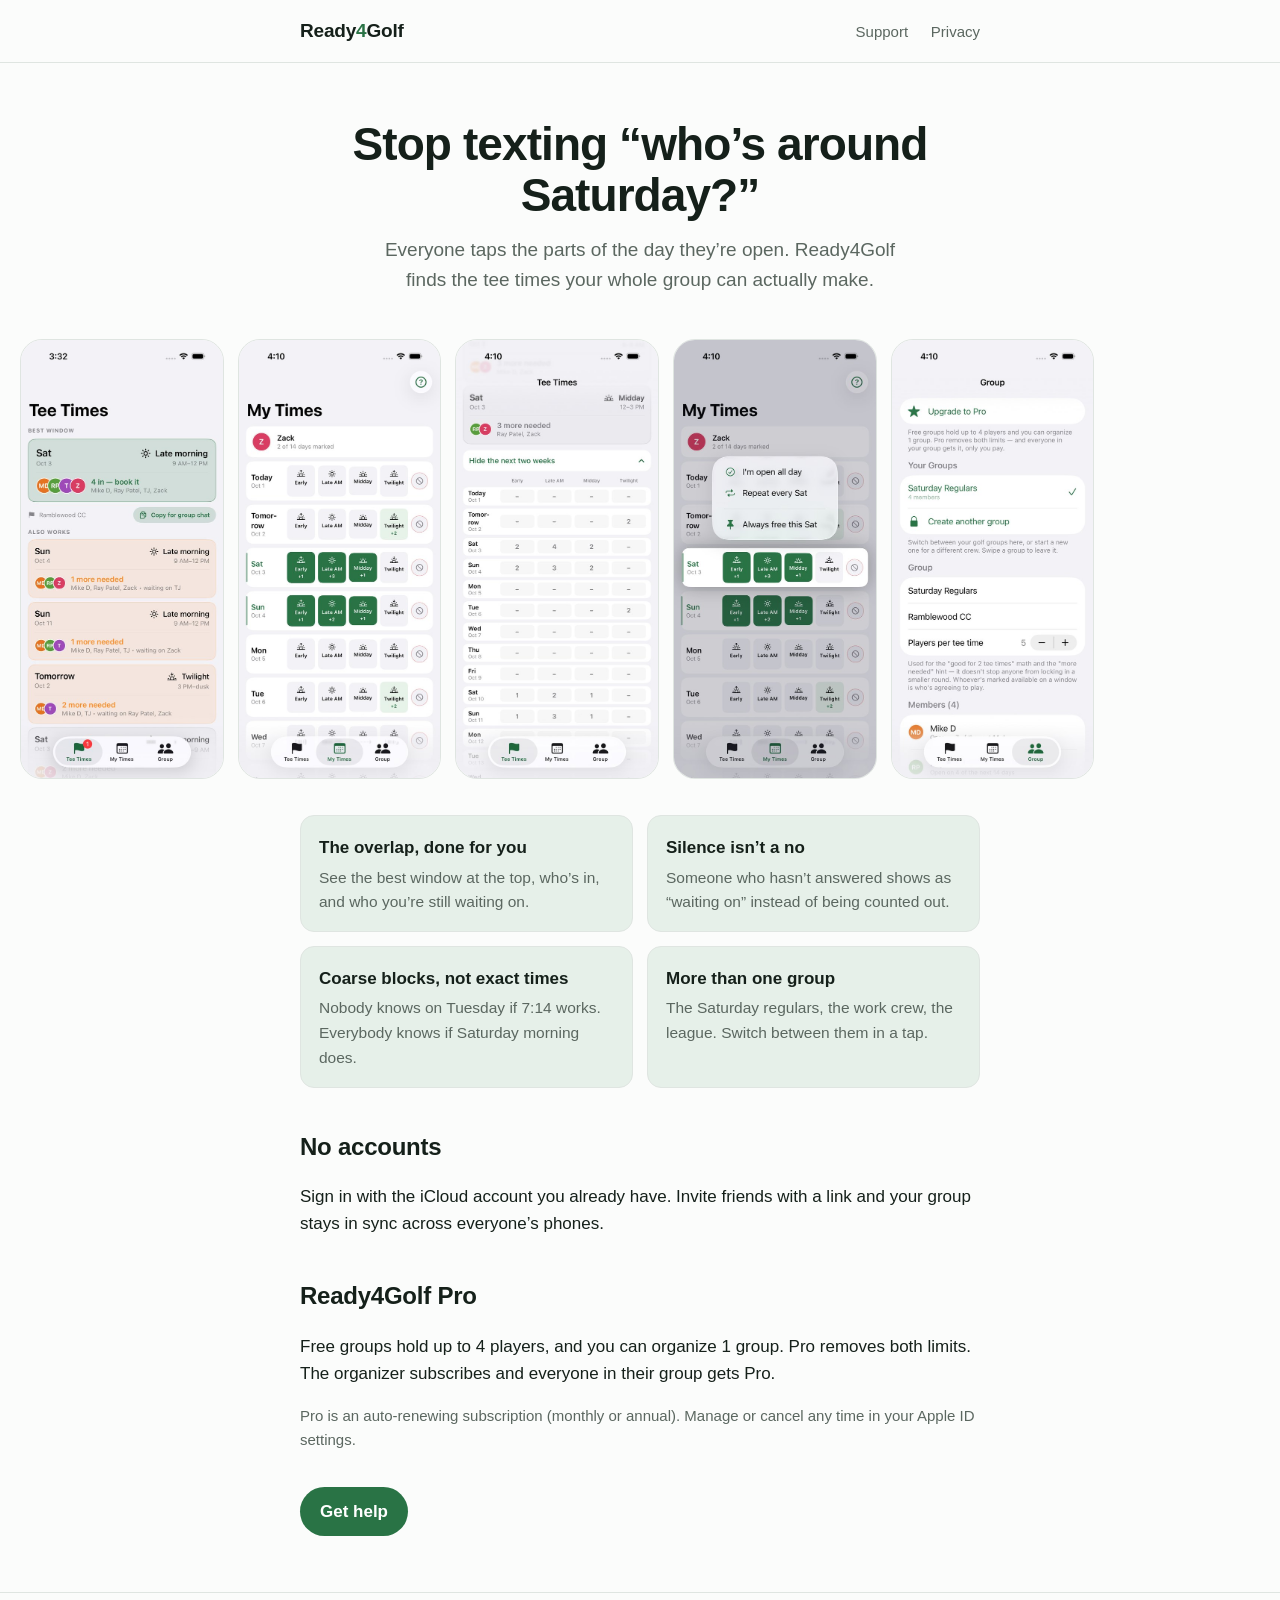
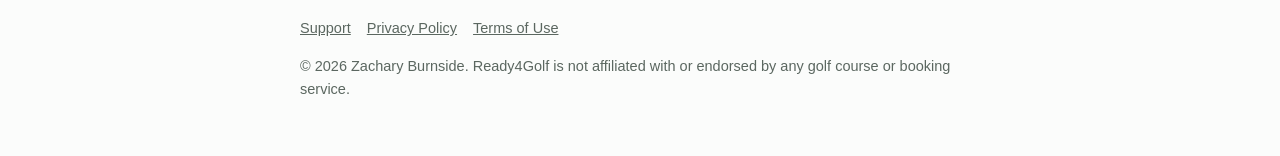
<file: index.html>
<!doctype html>
<html lang="en">
<head>
<meta charset="utf-8">
<meta name="viewport" content="width=device-width, initial-scale=1">
<title>Ready4Golf – find the tee time your whole group can make</title>
<meta name="description" content="Stop texting “who’s around Saturday?” Everyone taps their open times and Ready4Golf shows when enough of your group can play.">
<link rel="stylesheet" href="style.css">
</head>
<body>
<header class="site">
  <div class="wrap">
    <a class="brand" href="index.html">Ready<span>4</span>Golf</a>
    <nav>
      <a href="support.html">Support</a>
      <a href="privacy.html">Privacy</a>
    </nav>
  </div>
</header>

<main>
  <section class="hero wrap">
    <h1>Stop texting “who’s around Saturday?”</h1>
    <p class="lead">Everyone taps the parts of the day they’re open. Ready4Golf finds the tee times your whole group can actually make.</p>
  </section>

  <div class="shots" aria-label="App screenshots">
    <img src="img/screenshot_01.jpg" alt="Tee Times screen showing the best window for the group">
    <img src="img/screenshot_02.jpg" alt="My Times screen with open blocks for each day">
    <img src="img/screenshot_03.jpg" alt="Two-week grid of how many players are free">
    <img src="img/screenshot_04.jpg" alt="Long-press menu to open all day or repeat weekly">
    <img src="img/screenshot_05.jpg" alt="Group screen with members and settings">
  </div>

  <div class="wrap">
    <div class="cards">
      <div class="card"><h3>The overlap, done for you</h3><p>See the best window at the top, who’s in, and who you’re still waiting on.</p></div>
      <div class="card"><h3>Silence isn’t a no</h3><p>Someone who hasn’t answered shows as “waiting on” instead of being counted out.</p></div>
      <div class="card"><h3>Coarse blocks, not exact times</h3><p>Nobody knows on Tuesday if 7:14 works. Everybody knows if Saturday morning does.</p></div>
      <div class="card"><h3>More than one group</h3><p>The Saturday regulars, the work crew, the league. Switch between them in a tap.</p></div>
    </div>

    <h2>No accounts</h2>
    <p>Sign in with the iCloud account you already have. Invite friends with a link and your group stays in sync across everyone’s phones.</p>

    <h2>Ready4Golf Pro</h2>
    <p>Free groups hold up to 4 players, and you can organize 1 group. Pro removes both limits. The organizer subscribes and everyone in their group gets Pro.</p>
    <p class="small">Pro is an auto-renewing subscription (monthly or annual). Manage or cancel any time in your Apple ID settings.</p>

    <p><a class="pill" href="support.html">Get help</a></p>
  </div>
</main>

<footer class="site">
  <div class="wrap">
    <a href="support.html">Support</a><a href="privacy.html">Privacy Policy</a><a href="https://www.apple.com/legal/internet-services/itunes/dev/stdeula/">Terms of Use</a>
    <p>© 2026 Zachary Burnside. Ready4Golf is not affiliated with or endorsed by any golf course or booking service.</p>
  </div>
</footer>
</body>
</html>
</file>
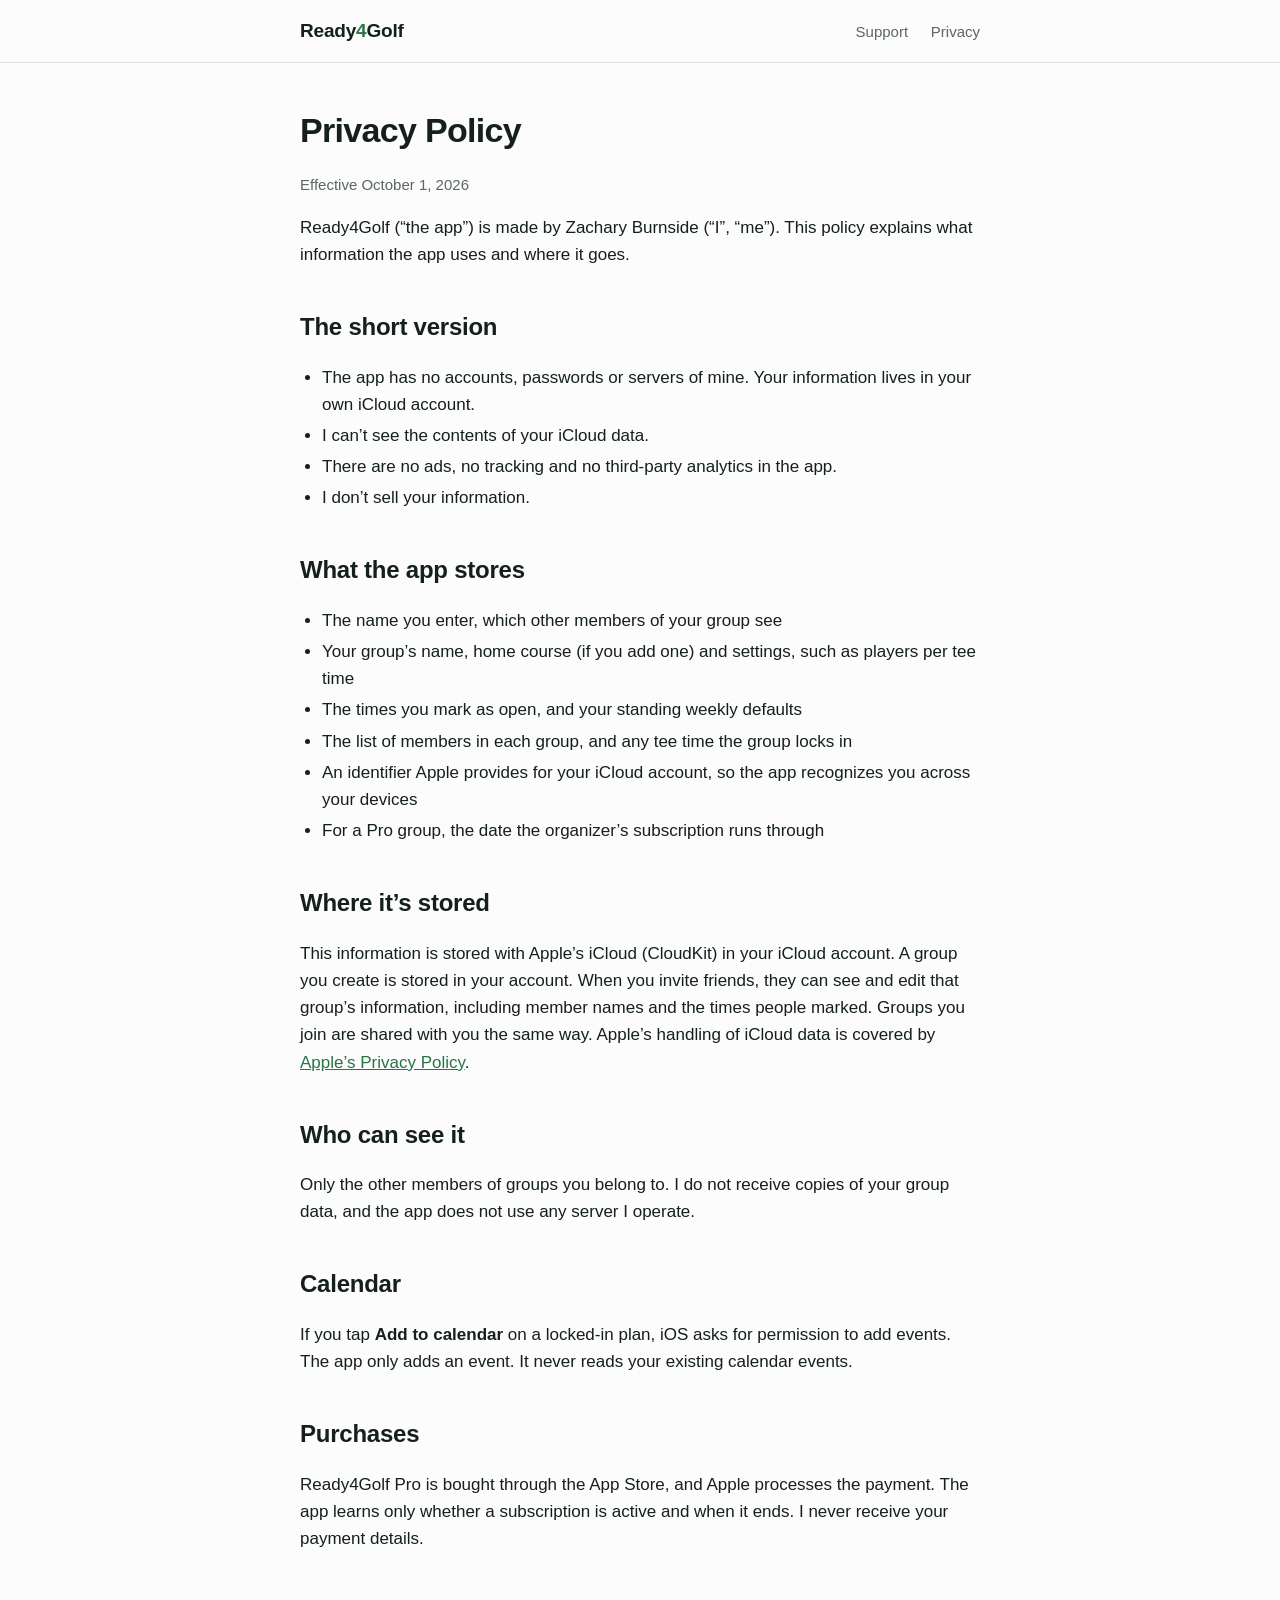
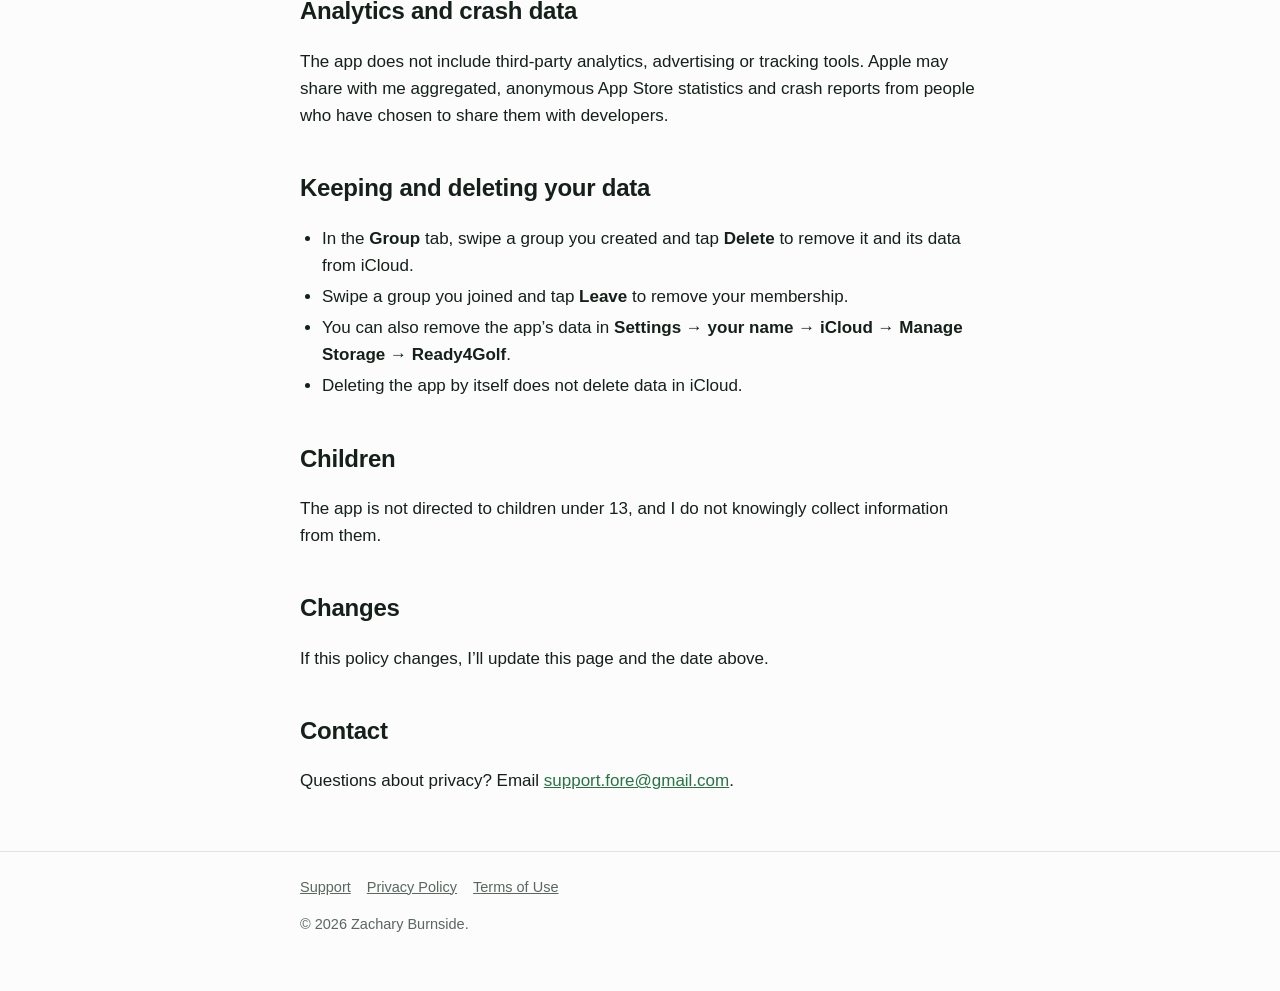
<file: privacy.html>
<!doctype html>
<html lang="en">
<head>
<meta charset="utf-8">
<meta name="viewport" content="width=device-width, initial-scale=1">
<title>Ready4Golf Privacy Policy</title>
<meta name="description" content="How Ready4Golf handles your information.">
<link rel="stylesheet" href="style.css">
</head>
<body>
<header class="site">
  <div class="wrap">
    <a class="brand" href="index.html">Ready<span>4</span>Golf</a>
    <nav>
      <a href="support.html">Support</a>
      <a href="privacy.html">Privacy</a>
    </nav>
  </div>
</header>

<main class="wrap">
  <h1 style="font-size:34px;letter-spacing:-0.02em;margin:40px 0 6px;">Privacy Policy</h1>
  <p class="muted">Effective October 1, 2026</p>

  <p>Ready4Golf (“the app”) is made by Zachary Burnside (“I”, “me”). This policy explains what information the app uses and where it goes.</p>

  <h2>The short version</h2>
  <ul>
    <li>The app has no accounts, passwords or servers of mine. Your information lives in your own iCloud account.</li>
    <li>I can’t see the contents of your iCloud data.</li>
    <li>There are no ads, no tracking and no third-party analytics in the app.</li>
    <li>I don’t sell your information.</li>
  </ul>

  <h2>What the app stores</h2>
  <ul>
    <li>The name you enter, which other members of your group see</li>
    <li>Your group’s name, home course (if you add one) and settings, such as players per tee time</li>
    <li>The times you mark as open, and your standing weekly defaults</li>
    <li>The list of members in each group, and any tee time the group locks in</li>
    <li>An identifier Apple provides for your iCloud account, so the app recognizes you across your devices</li>
    <li>For a Pro group, the date the organizer’s subscription runs through</li>
  </ul>

  <h2>Where it’s stored</h2>
  <p>This information is stored with Apple’s iCloud (CloudKit) in your iCloud account. A group you create is stored in your account. When you invite friends, they can see and edit that group’s information, including member names and the times people marked. Groups you join are shared with you the same way. Apple’s handling of iCloud data is covered by <a href="https://www.apple.com/legal/privacy/">Apple’s Privacy Policy</a>.</p>

  <h2>Who can see it</h2>
  <p>Only the other members of groups you belong to. I do not receive copies of your group data, and the app does not use any server I operate.</p>

  <h2>Calendar</h2>
  <p>If you tap <strong>Add to calendar</strong> on a locked-in plan, iOS asks for permission to add events. The app only adds an event. It never reads your existing calendar events.</p>

  <h2>Purchases</h2>
  <p>Ready4Golf Pro is bought through the App Store, and Apple processes the payment. The app learns only whether a subscription is active and when it ends. I never receive your payment details.</p>

  <h2>Analytics and crash data</h2>
  <p>The app does not include third-party analytics, advertising or tracking tools. Apple may share with me aggregated, anonymous App Store statistics and crash reports from people who have chosen to share them with developers.</p>

  <h2>Keeping and deleting your data</h2>
  <ul>
    <li>In the <strong>Group</strong> tab, swipe a group you created and tap <strong>Delete</strong> to remove it and its data from iCloud.</li>
    <li>Swipe a group you joined and tap <strong>Leave</strong> to remove your membership.</li>
    <li>You can also remove the app’s data in <strong>Settings → your name → iCloud → Manage Storage → Ready4Golf</strong>.</li>
    <li>Deleting the app by itself does not delete data in iCloud.</li>
  </ul>

  <h2>Children</h2>
  <p>The app is not directed to children under 13, and I do not knowingly collect information from them.</p>

  <h2>Changes</h2>
  <p>If this policy changes, I’ll update this page and the date above.</p>

  <h2>Contact</h2>
  <p>Questions about privacy? Email <a href="mailto:support.fore@gmail.com">support.fore@gmail.com</a>.</p>
</main>

<footer class="site">
  <div class="wrap">
    <a href="support.html">Support</a><a href="privacy.html">Privacy Policy</a><a href="https://www.apple.com/legal/internet-services/itunes/dev/stdeula/">Terms of Use</a>
    <p>© 2026 Zachary Burnside.</p>
  </div>
</footer>
</body>
</html>
</file>
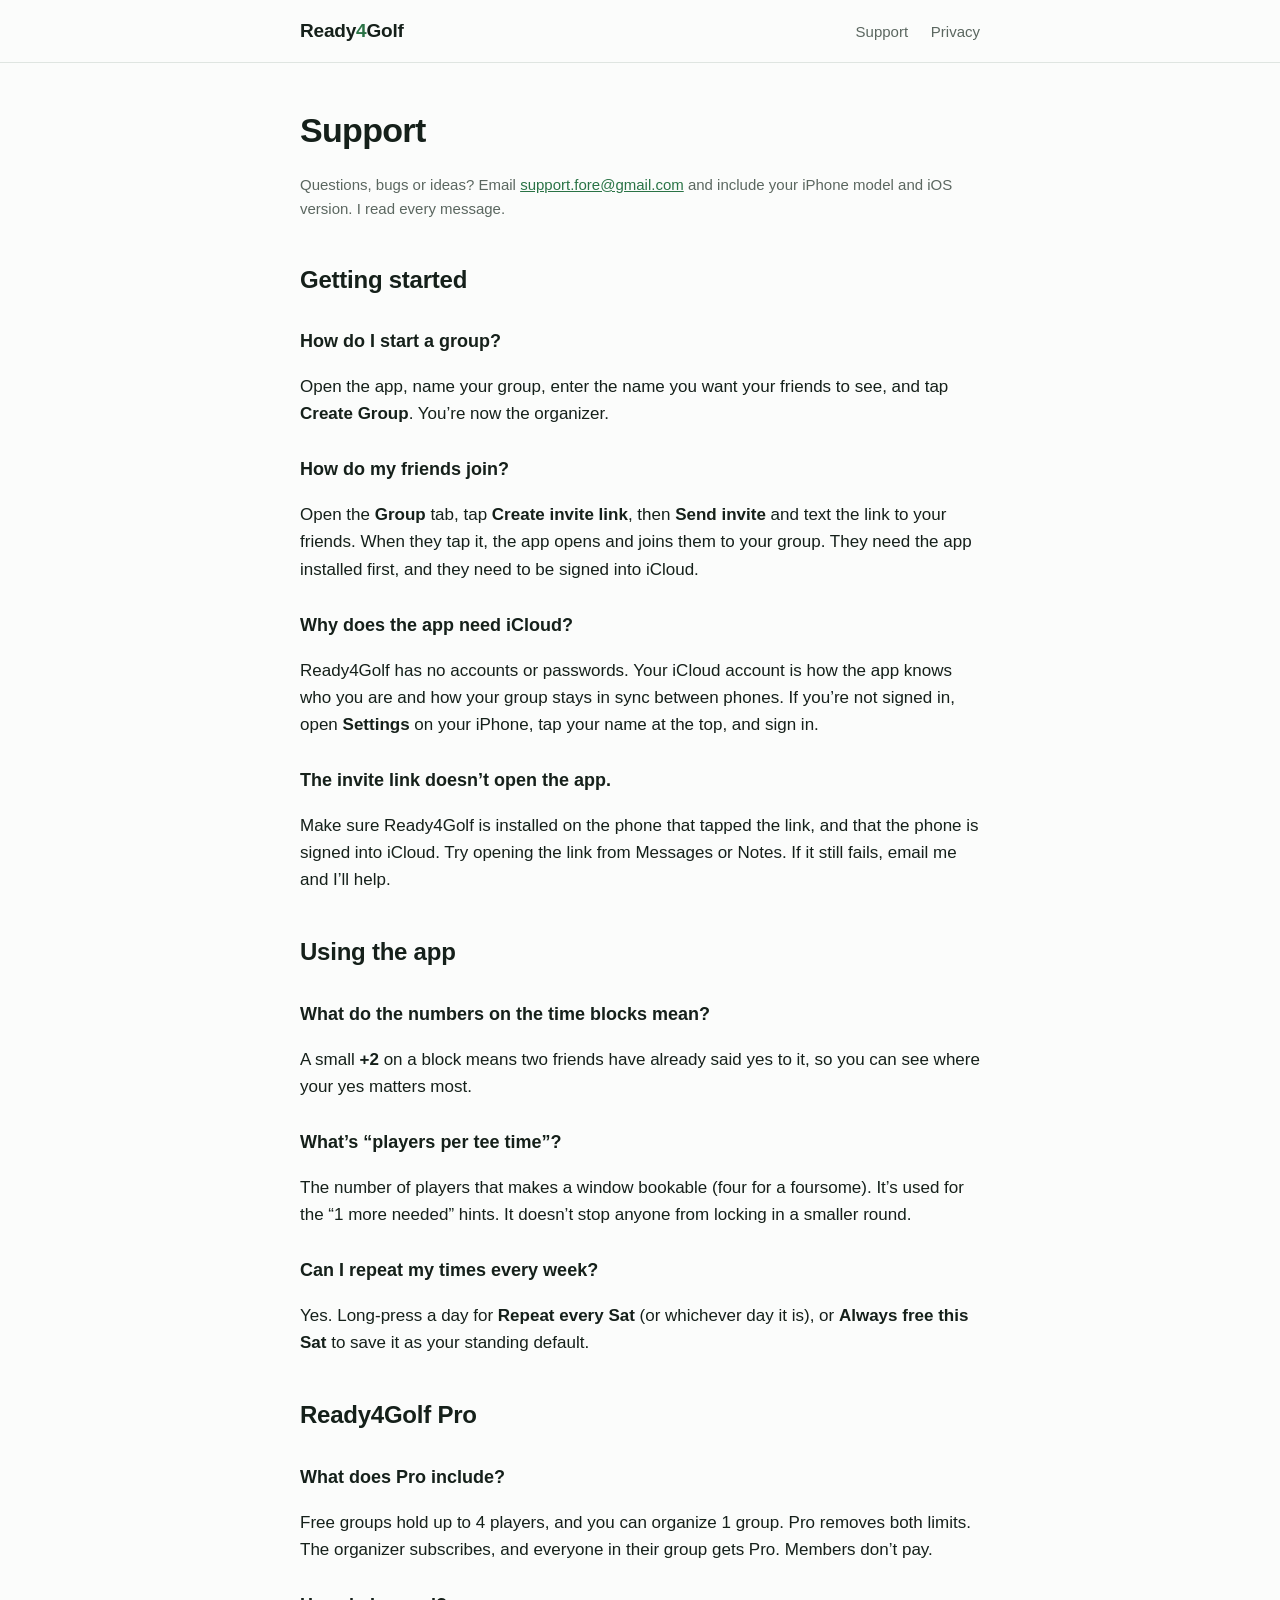
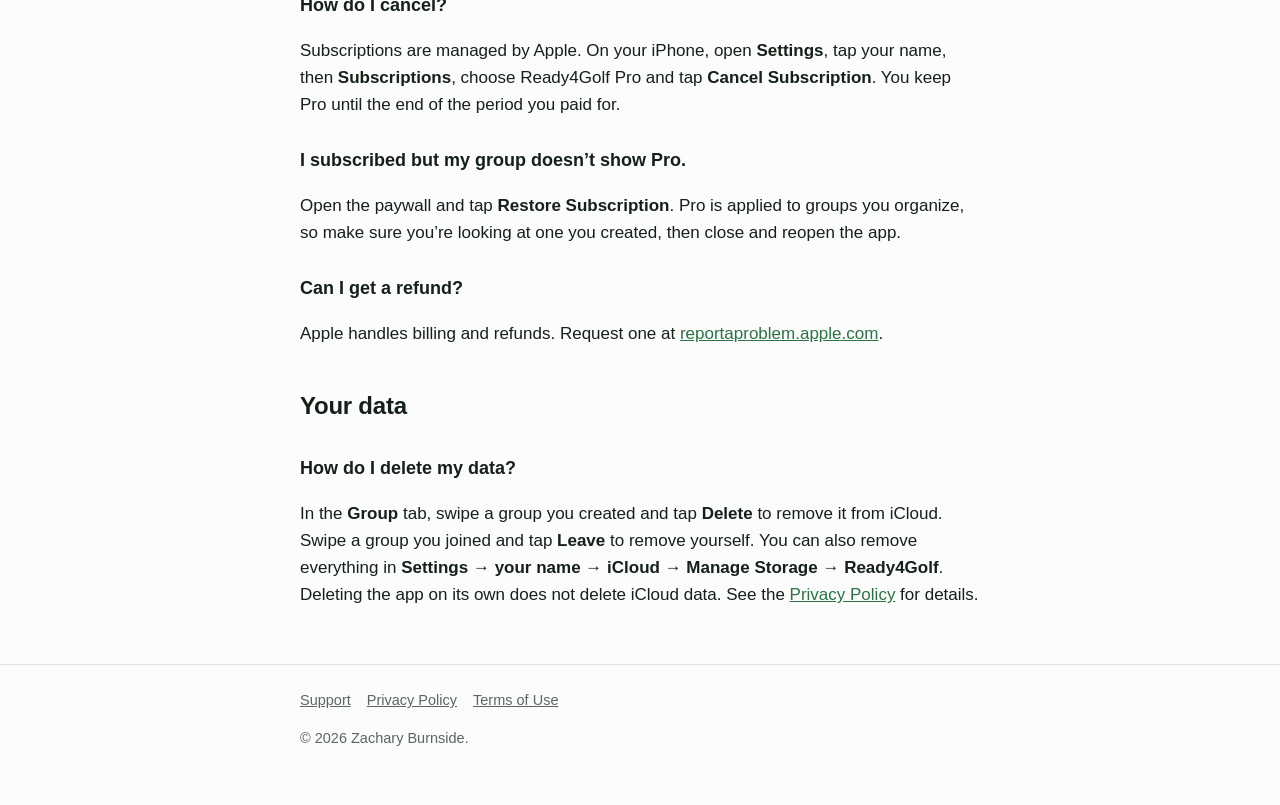
<file: support.html>
<!doctype html>
<html lang="en">
<head>
<meta charset="utf-8">
<meta name="viewport" content="width=device-width, initial-scale=1">
<title>Ready4Golf Support</title>
<meta name="description" content="Help for Ready4Golf: joining a group, inviting friends, subscriptions and contacting support.">
<link rel="stylesheet" href="style.css">
</head>
<body>
<header class="site">
  <div class="wrap">
    <a class="brand" href="index.html">Ready<span>4</span>Golf</a>
    <nav>
      <a href="support.html">Support</a>
      <a href="privacy.html">Privacy</a>
    </nav>
  </div>
</header>

<main class="wrap">
  <h1 style="font-size:34px;letter-spacing:-0.02em;margin:40px 0 6px;">Support</h1>
  <p class="muted">Questions, bugs or ideas? Email <a href="mailto:support.fore@gmail.com">support.fore@gmail.com</a> and include your iPhone model and iOS version. I read every message.</p>

  <h2>Getting started</h2>
  <h3>How do I start a group?</h3>
  <p>Open the app, name your group, enter the name you want your friends to see, and tap <strong>Create Group</strong>. You’re now the organizer.</p>

  <h3>How do my friends join?</h3>
  <p>Open the <strong>Group</strong> tab, tap <strong>Create invite link</strong>, then <strong>Send invite</strong> and text the link to your friends. When they tap it, the app opens and joins them to your group. They need the app installed first, and they need to be signed into iCloud.</p>

  <h3>Why does the app need iCloud?</h3>
  <p>Ready4Golf has no accounts or passwords. Your iCloud account is how the app knows who you are and how your group stays in sync between phones. If you’re not signed in, open <strong>Settings</strong> on your iPhone, tap your name at the top, and sign in.</p>

  <h3>The invite link doesn’t open the app.</h3>
  <p>Make sure Ready4Golf is installed on the phone that tapped the link, and that the phone is signed into iCloud. Try opening the link from Messages or Notes. If it still fails, email me and I’ll help.</p>

  <h2>Using the app</h2>
  <h3>What do the numbers on the time blocks mean?</h3>
  <p>A small <strong>+2</strong> on a block means two friends have already said yes to it, so you can see where your yes matters most.</p>

  <h3>What’s “players per tee time”?</h3>
  <p>The number of players that makes a window bookable (four for a foursome). It’s used for the “1 more needed” hints. It doesn’t stop anyone from locking in a smaller round.</p>

  <h3>Can I repeat my times every week?</h3>
  <p>Yes. Long-press a day for <strong>Repeat every Sat</strong> (or whichever day it is), or <strong>Always free this Sat</strong> to save it as your standing default.</p>

  <h2>Ready4Golf Pro</h2>
  <h3>What does Pro include?</h3>
  <p>Free groups hold up to 4 players, and you can organize 1 group. Pro removes both limits. The organizer subscribes, and everyone in their group gets Pro. Members don’t pay.</p>

  <h3>How do I cancel?</h3>
  <p>Subscriptions are managed by Apple. On your iPhone, open <strong>Settings</strong>, tap your name, then <strong>Subscriptions</strong>, choose Ready4Golf Pro and tap <strong>Cancel Subscription</strong>. You keep Pro until the end of the period you paid for.</p>

  <h3>I subscribed but my group doesn’t show Pro.</h3>
  <p>Open the paywall and tap <strong>Restore Subscription</strong>. Pro is applied to groups you organize, so make sure you’re looking at one you created, then close and reopen the app.</p>

  <h3>Can I get a refund?</h3>
  <p>Apple handles billing and refunds. Request one at <a href="https://reportaproblem.apple.com">reportaproblem.apple.com</a>.</p>

  <h2>Your data</h2>
  <h3>How do I delete my data?</h3>
  <p>In the <strong>Group</strong> tab, swipe a group you created and tap <strong>Delete</strong> to remove it from iCloud. Swipe a group you joined and tap <strong>Leave</strong> to remove yourself. You can also remove everything in <strong>Settings → your name → iCloud → Manage Storage → Ready4Golf</strong>. Deleting the app on its own does not delete iCloud data. See the <a href="privacy.html">Privacy Policy</a> for details.</p>
</main>

<footer class="site">
  <div class="wrap">
    <a href="support.html">Support</a><a href="privacy.html">Privacy Policy</a><a href="https://www.apple.com/legal/internet-services/itunes/dev/stdeula/">Terms of Use</a>
    <p>© 2026 Zachary Burnside.</p>
  </div>
</footer>
</body>
</html>
</file>
<file: style.css>
:root {
  --green: #297345;
  --green-dark: #1e5733;
  --green-tint: #e6f0e9;
  --ink: #15201a;
  --muted: #5b6760;
  --line: #dfe5e1;
  --bg: #fbfcfb;
}
@media (prefers-color-scheme: dark) {
  :root {
    --green: #5cb27d;
    --green-dark: #7cc79a;
    --green-tint: #1c2b22;
    --ink: #eef3ef;
    --muted: #a3b0a8;
    --line: #2a3830;
    --bg: #101612;
  }
}
* { box-sizing: border-box; }
html { -webkit-text-size-adjust: 100%; }
body {
  margin: 0;
  background: var(--bg);
  color: var(--ink);
  font: 17px/1.6 -apple-system, BlinkMacSystemFont, "SF Pro Text", "Segoe UI", Roboto, Helvetica, Arial, sans-serif;
}
a { color: var(--green); }
.wrap { max-width: 720px; margin: 0 auto; padding: 0 20px; }
header.site {
  border-bottom: 1px solid var(--line);
}
header.site .wrap {
  display: flex; align-items: center; justify-content: space-between;
  padding-top: 16px; padding-bottom: 16px;
}
.brand { font-weight: 700; font-size: 19px; color: var(--ink); text-decoration: none; letter-spacing: -0.01em; }
.brand span { color: var(--green); }
nav a { margin-left: 18px; color: var(--muted); text-decoration: none; font-size: 15px; }
nav a:hover { color: var(--green); }
.hero { padding: 56px 0 36px; text-align: center; }
.hero h1 { font-size: clamp(32px, 7vw, 46px); line-height: 1.1; margin: 0 0 14px; letter-spacing: -0.02em; }
.hero p.lead { font-size: 19px; color: var(--muted); max-width: 540px; margin: 0 auto; }
.shots {
  display: flex; gap: 14px; overflow-x: auto; padding: 8px 20px 28px;
  scroll-snap-type: x mandatory; -webkit-overflow-scrolling: touch;
}
.shots img {
  height: 440px; width: auto; border-radius: 22px; border: 1px solid var(--line);
  scroll-snap-align: center; flex: 0 0 auto; background: #fff;
}
.cards { display: grid; gap: 14px; margin: 8px 0 40px; }
@media (min-width: 640px) { .cards { grid-template-columns: 1fr 1fr; } }
.card { border: 1px solid var(--line); border-radius: 14px; padding: 18px 18px 16px; background: var(--green-tint); }
.card h3 { margin: 0 0 4px; font-size: 17px; }
.card p { margin: 0; color: var(--muted); font-size: 15.5px; }
h2 { font-size: 24px; letter-spacing: -0.01em; margin: 40px 0 8px; }
h3 { font-size: 18px; margin: 28px 0 4px; }
main p, main li { color: var(--ink); }
main .small, .muted { color: var(--muted); font-size: 15px; }
ul { padding-left: 22px; }
li { margin: 4px 0; }
footer.site { border-top: 1px solid var(--line); margin-top: 56px; padding: 24px 0 40px; color: var(--muted); font-size: 14.5px; }
footer.site a { color: var(--muted); margin-right: 16px; }
.pill { display: inline-block; background: var(--green); color: #fff; padding: 11px 20px; border-radius: 999px; text-decoration: none; font-weight: 600; margin-top: 18px; }
</file>
